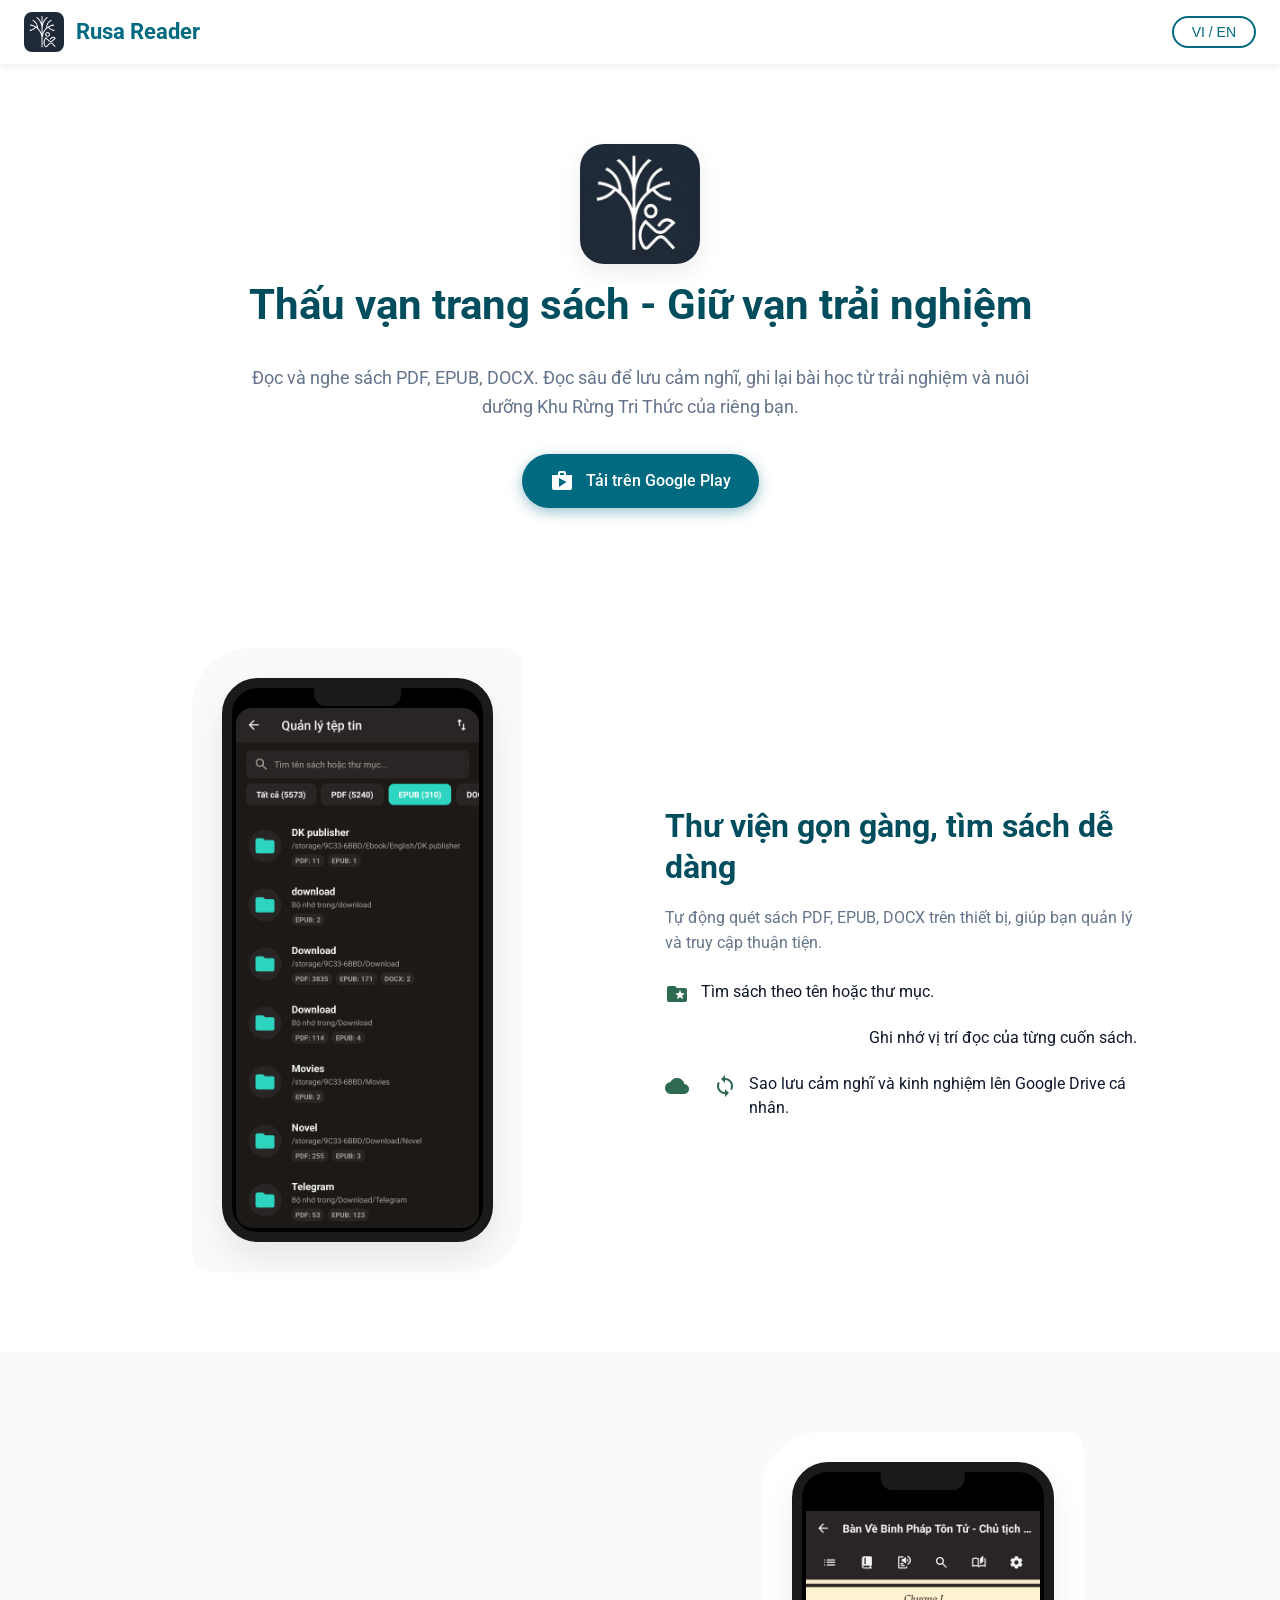
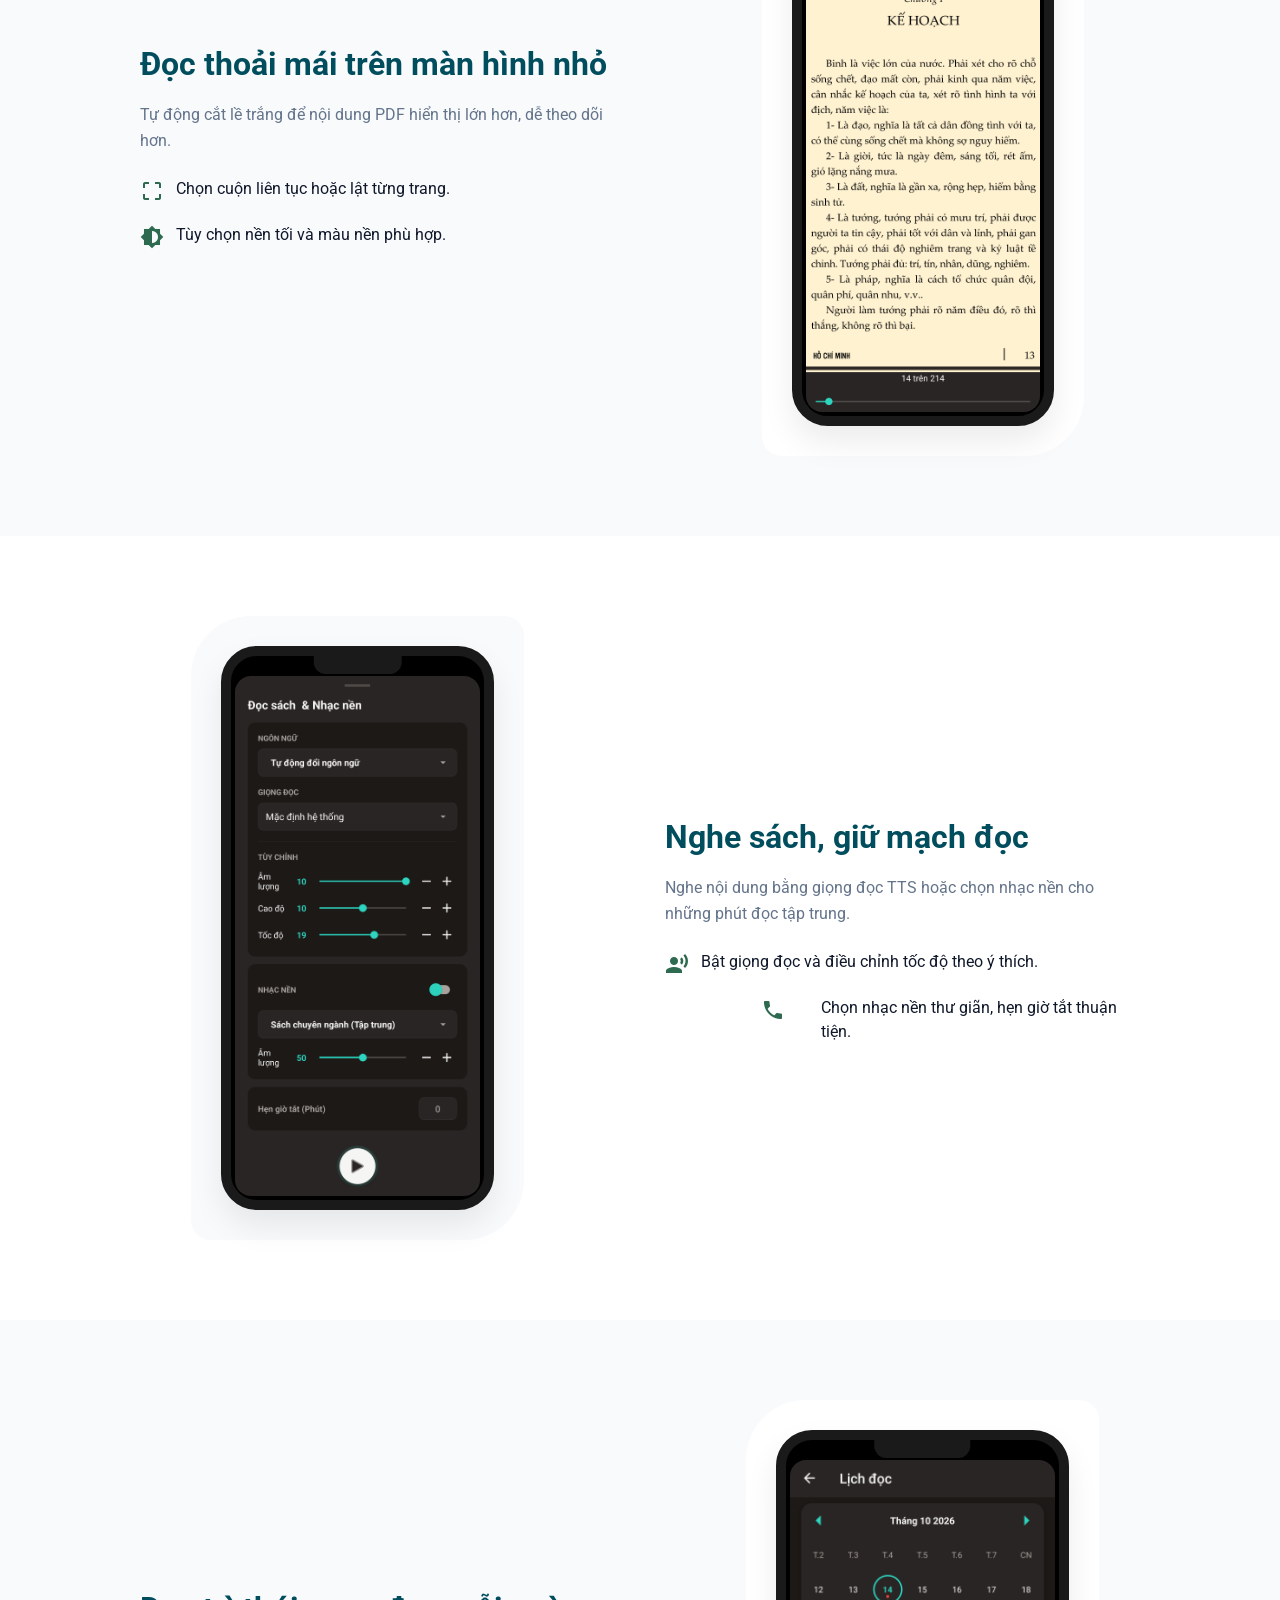
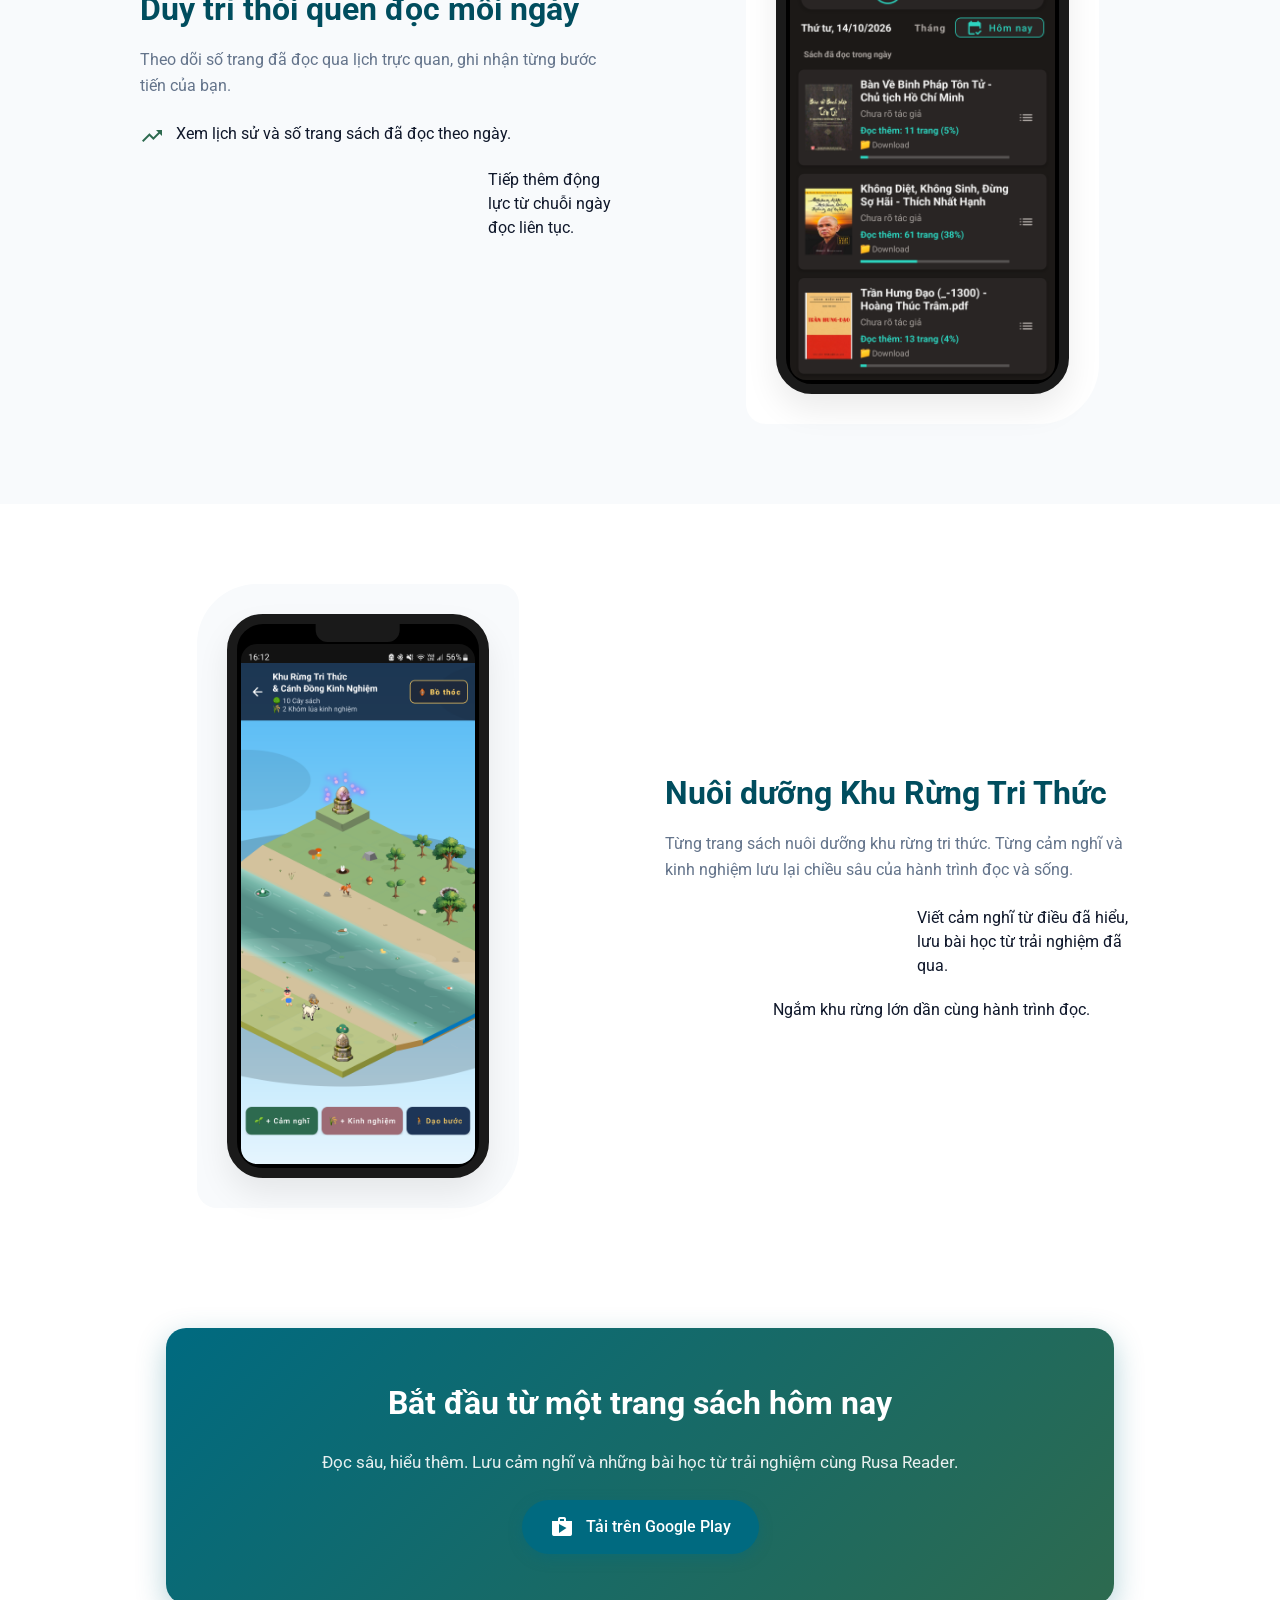
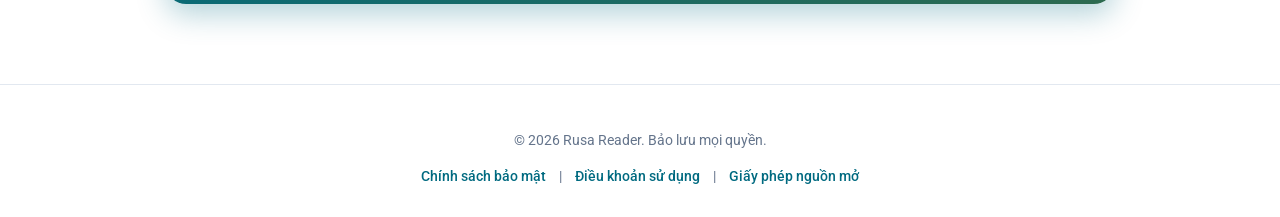
<file: index.html>
<!DOCTYPE html>
<html lang="vi">
<head>
    <meta charset="UTF-8">
    <meta name="viewport" content="width=device-width, initial-scale=1.0">
    <meta name="description" content="Đọc PDF, EPUB, DOCX với Rusa Reader. Nghe sách bằng TTS, lưu cảm nghĩ, ghi lại kinh nghiệm và nuôi dưỡng Khu Rừng Tri Thức qua từng trang sách.">
    <title>Rusa Reader - Thấu vạn trang sách - Giữ vạn trải nghiệm</title>
    <link rel="icon" type="image/png" href="logo.png">
    <link href="https://fonts.googleapis.com/css2?family=Roboto:wght@300;400;500;700&display=swap" rel="stylesheet">
    <link href="https://fonts.googleapis.com/icon?family=Material+Icons" rel="stylesheet">
    <link rel="stylesheet" href="style.css">
</head>
<body>
<div class="toolbar">
    <div class="toolbar-logo">
        <img src="logo.png" alt="Logo Rusa Reader">
        Rusa Reader
    </div>
    <div class="toolbar-actions">
        <button class="lang-btn" id="langToggle" onclick="toggleLanguage()">VI / EN</button>
    </div>
</div>

<section class="hero-section">
    <div class="hero-content">
        <img src="logo.png" alt="Rusa Reader" class="hero-logo">
        <h1 class="hero-slogan" data-i18n="slogan">Thấu vạn trang sách - Giữ vạn trải nghiệm</h1>
        <p class="hero-subtitle" data-i18n="hero_desc">Đọc và nghe sách PDF, EPUB, DOCX. Đọc sâu để lưu cảm nghĩ, ghi lại bài học từ trải nghiệm và nuôi dưỡng Khu Rừng Tri Thức của riêng bạn.</p>
        <a href="https://play.google.com/store/apps/details?id=com.lathedo.rusareader" class="playstore-btn" target="_blank" rel="noopener noreferrer">
            <i class="material-icons">shop</i>
            <span data-i18n="download">Tải trên Google Play</span>
        </a>
    </div>
</section>

<!-- Tính năng 1: Quản lý thư viện -->
<section class="feature-section bg-white">
    <div class="container-inner layout-zigzag">
        <div class="feature-visual">
            <div class="mockup-shape">
                <div class="device-frame">
                    <img src="folder.png" alt="Thư viện gọn gàng, tìm sách dễ dàng" title="Quản lý thư viện">
                </div>
            </div>
        </div>
        <div class="feature-text">
            <h2 class="feature-title" data-i18n="feat1_title">Thư viện gọn gàng, tìm sách dễ dàng</h2>
            <p class="feature-desc" data-i18n="feat1_desc">Tự động quét sách PDF, EPUB, DOCX trên thiết bị, giúp bạn quản lý và truy cập thuận tiện.</p>
            <ul class="feature-list mt-4">
                <li>
                    <i class="material-icons accent-icon">folder_special</i>
                    <span data-i18n="feat1_list1">Tìm sách theo tên hoặc thư mục.</span>
                </li>
                <li>
                    <i class="material-icons accent-icon">category</i>
                    <span data-i18n="feat1_list2">Ghi nhớ vị trí đọc của từng cuốn sách.</span>
                </li>
                <li>
                    <i class="material-icons accent-icon">cloud_sync</i>
                    <span data-i18n="feat1_list3">Sao lưu cảm nghĩ và kinh nghiệm lên Google Drive cá nhân.</span>
                </li>
            </ul>
        </div>
    </div>
</section>

<!-- Tính năng 2: Trải nghiệm đọc -->
<section class="feature-section bg-alt">
    <div class="container-inner layout-zigzag reverse">
        <div class="feature-visual">
            <div class="mockup-shape">
                <div class="device-frame">
                    <img src="filter.png" alt="Đọc thoải mái trên màn hình nhỏ" title="Trải nghiệm đọc">
                </div>
            </div>
        </div>
        <div class="feature-text">
            <h2 class="feature-title" data-i18n="feat2_title">Đọc thoải mái trên màn hình nhỏ</h2>
            <p class="feature-desc" data-i18n="feat2_desc">Tự động cắt lề trắng để nội dung PDF hiển thị lớn hơn, dễ theo dõi hơn.</p>
            <ul class="feature-list mt-4">
                <li>
                    <i class="material-icons accent-icon">crop_free</i>
                    <span data-i18n="feat2_list1">Chọn cuộn liên tục hoặc lật từng trang.</span>
                </li>
                <li>
                    <i class="material-icons accent-icon">brightness_6</i>
                    <span data-i18n="feat2_list2">Tùy chọn nền tối và màu nền phù hợp.</span>
                </li>
            </ul>
        </div>
    </div>
</section>

<!-- Tính năng 3: Nhạc nền và TTS -->
<section class="feature-section bg-white">
    <div class="container-inner layout-zigzag">
        <div class="feature-visual">
            <div class="mockup-shape">
                <div class="device-frame">
                    <img src="TTS.png" alt="Nghe sách, giữ mạch đọc" title="Giọng đọc và nhạc nền">
                </div>
            </div>
        </div>
        <div class="feature-text">
            <h2 class="feature-title" data-i18n="feat3_title">Nghe sách, giữ mạch đọc</h2>
            <p class="feature-desc" data-i18n="feat3_desc">Nghe nội dung bằng giọng đọc TTS hoặc chọn nhạc nền cho những phút đọc tập trung.</p>
            <ul class="feature-list mt-4">
                <li>
                    <i class="material-icons accent-icon">record_voice_over</i>
                    <span data-i18n="feat3_list1">Bật giọng đọc và điều chỉnh tốc độ theo ý thích.</span>
                </li>
                <li>
                    <i class="material-icons accent-icon">headphones</i>
                    <span data-i18n="feat3_list2">Chọn nhạc nền thư giãn, hẹn giờ tắt thuận tiện.</span>
                </li>
            </ul>
        </div>
    </div>
</section>

<!-- Tính năng 4: Lịch đọc -->
<section class="feature-section bg-alt">
    <div class="container-inner layout-zigzag reverse">
        <div class="feature-visual">
            <div class="mockup-shape">
                <div class="device-frame">
                    <img src="calendar.png" alt="Duy trì thói quen đọc mỗi ngày" title="Lịch đọc">
                </div>
            </div>
        </div>
        <div class="feature-text">
            <h2 class="feature-title" data-i18n="feat4_title">Duy trì thói quen đọc mỗi ngày</h2>
            <p class="feature-desc" data-i18n="feat4_desc">Theo dõi số trang đã đọc qua lịch trực quan, ghi nhận từng bước tiến của bạn.</p>
            <ul class="feature-list mt-4">
                <li>
                    <i class="material-icons accent-icon">trending_up</i>
                    <span data-i18n="feat4_list1">Xem lịch sử và số trang sách đã đọc theo ngày.</span>
                </li>
                <li>
                    <i class="material-icons accent-icon">calendar_month</i>
                    <span data-i18n="feat4_list2">Tiếp thêm động lực từ chuỗi ngày đọc liên tục.</span>
                </li>
            </ul>
        </div>
    </div>
</section>

<!-- Tính năng 5: Khu Rừng Tri Thức -->
<section class="feature-section bg-white">
    <div class="container-inner layout-zigzag">
        <div class="feature-visual">
            <div class="mockup-shape">
                <div class="device-frame">
                    <img src="forest.png" alt="Nuôi dưỡng Khu Rừng Tri Thức" title="Khu Rừng Tri Thức">
                </div>
            </div>
        </div>
        <div class="feature-text">
            <h2 class="feature-title" data-i18n="feat5_title">Nuôi dưỡng Khu Rừng Tri Thức</h2>
            <p class="feature-desc" data-i18n="feat5_desc">Từng trang sách nuôi dưỡng khu rừng tri thức. Từng cảm nghĩ và kinh nghiệm lưu lại chiều sâu của hành trình đọc và sống.</p>
            <ul class="feature-list mt-4">
                <li>
                    <i class="material-icons accent-icon">psychology</i>
                    <span data-i18n="feat5_list1">Viết cảm nghĩ từ điều đã hiểu, lưu bài học từ trải nghiệm đã qua.</span>
                </li>
                <li>
                    <i class="material-icons accent-icon">park</i>
                    <span data-i18n="feat5_list2">Ngắm khu rừng lớn dần cùng hành trình đọc.</span>
                </li>
            </ul>
        </div>
    </div>
</section>

<section class="cta-section">
    <div class="super__free">
        <h3 class="super__free-h3" data-i18n="free_title">Bắt đầu từ một trang sách hôm nay</h3>
        <p class="super__free-description" data-i18n="free_desc">Đọc sâu, hiểu thêm. Lưu cảm nghĩ và những bài học từ trải nghiệm cùng Rusa Reader.</p>
        <a href="https://play.google.com/store/apps/details?id=com.lathedo.rusareader" class="playstore-btn mt-4" target="_blank" rel="noopener noreferrer" style="margin-top: 24px; display: inline-flex;">
            <i class="material-icons">shop</i>
            <span data-i18n="download_cta">Tải trên Google Play</span>
        </a>
    </div>
</section>

<div class="footer">
    <p>&copy; 2026 Rusa Reader. Bảo lưu mọi quyền.</p>
    <a href="policy_vi.html" id="link-policy" data-i18n="policy">Chính sách bảo mật</a> |
    <a href="terms_vi.html" id="link-terms" data-i18n="terms">Điều khoản sử dụng</a> |
    <a href="licenses_vi.html" id="link-licenses" data-i18n="licenses">Giấy phép nguồn mở</a>
</div>

<script src="script.js"></script>
</body>
</html>
</file>
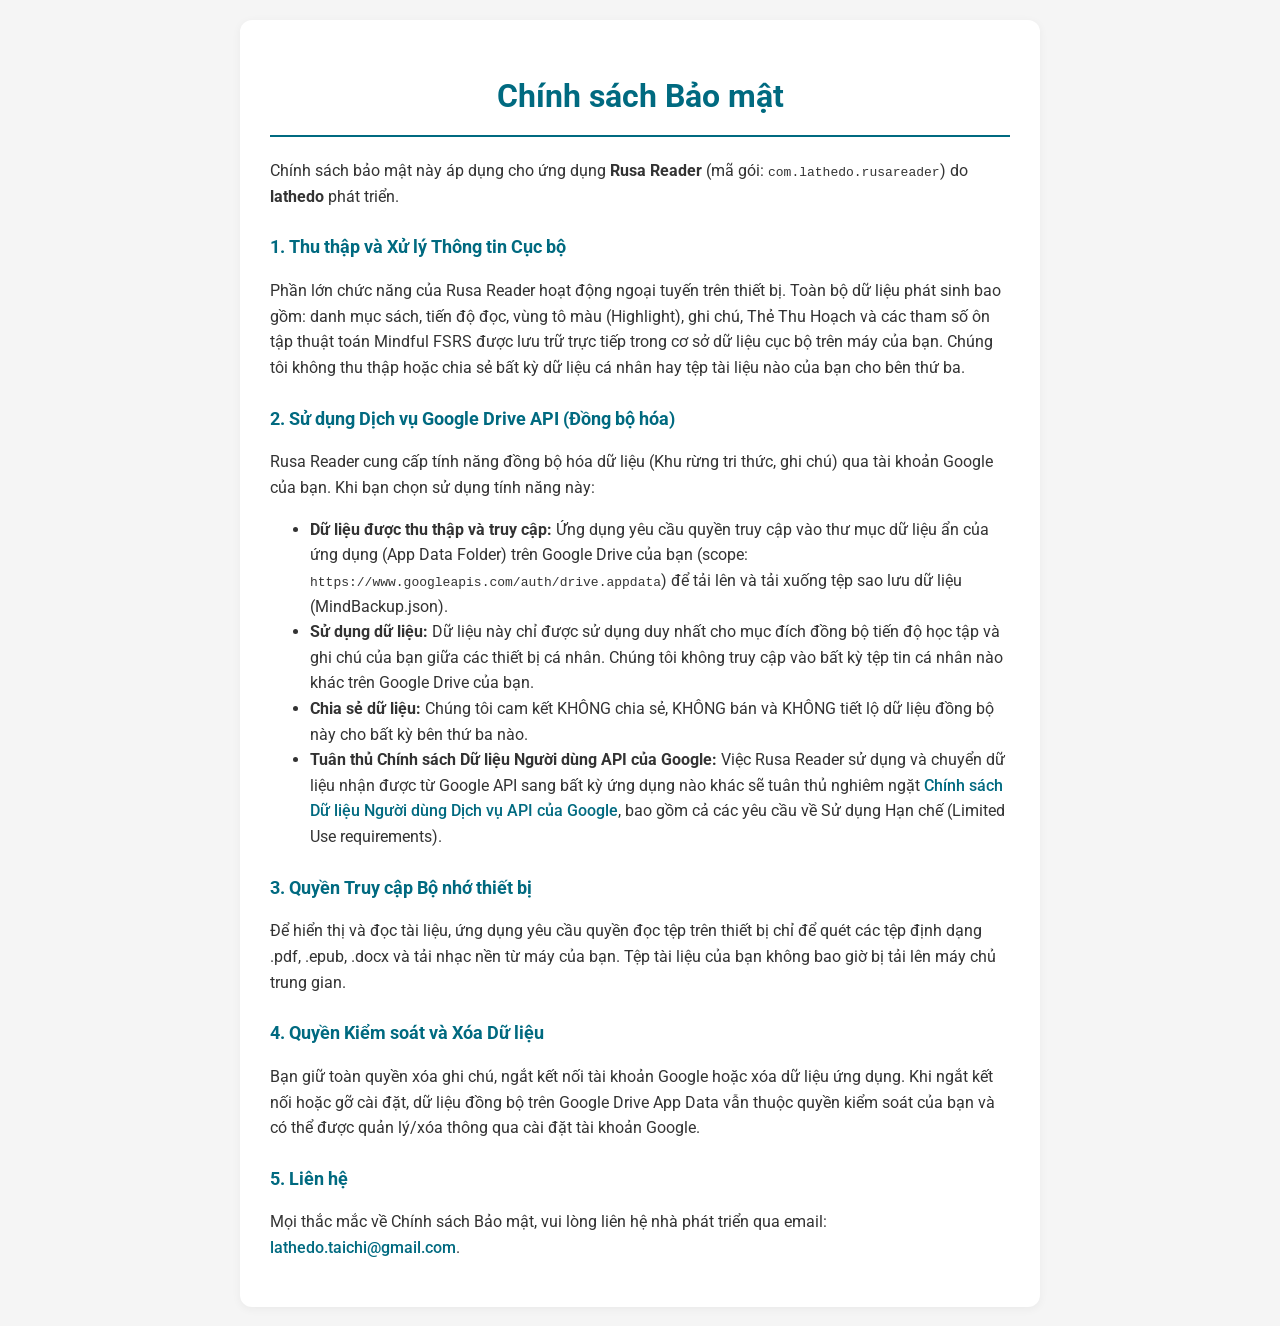
<file: policy_vi.html>
<!DOCTYPE html>
<html lang="vi">
<head>
    <meta charset="UTF-8">
    <meta name="viewport" content="width=device-width, initial-scale=1.0">
    <title>Chính sách Bảo mật - Rusa Reader</title>
    <link href="https://fonts.googleapis.com/css2?family=Roboto:wght@300;400;500;700&display=swap" rel="stylesheet">
    <style>
        :root { 
            --primary-color: #006A80; 
            --text-main: #333333; 
            --bg-light: #f5f5f5; 
            --card-bg: #ffffff; 
        }
        body { 
            font-family: 'Roboto', sans-serif; 
            margin: 0; 
            padding: 0; 
            background-color: var(--bg-light); 
            color: var(--text-main); 
            line-height: 1.6; 
        }
        .section-wrapper { 
            max-width: 800px; 
            margin: 0 auto; 
            padding: 20px; 
        }
        .content-card { 
            background: var(--card-bg); 
            border-radius: 12px; 
            padding: 30px; 
            box-shadow: 0 2px 10px rgba(0,0,0,0.05); 
        }
        h1 { 
            color: var(--primary-color); 
            text-align: center; 
            border-bottom: 2px solid var(--primary-color); 
            padding-bottom: 12px; 
        }
        h2 { 
            font-size: 18px; 
            margin-top: 24px; 
            color: var(--primary-color); 
        }
        a {
            color: var(--primary-color);
            text-decoration: none;
            font-weight: 500;
        }
        a:hover {
            text-decoration: underline;
        }
        @media (prefers-color-scheme: dark) {
            :root { 
                --bg-light: #121212; 
                --card-bg: #1e1e1e; 
                --text-main: #e0e0e0; 
                --primary-color: #38BDF8; 
            }
        }
    </style>
</head>
<body>
<div class="section-wrapper">
    <div class="content-card">
        <h1>Chính sách Bảo mật</h1>
        <p>Chính sách bảo mật này áp dụng cho ứng dụng <strong>Rusa Reader</strong> (mã gói: <code>com.lathedo.rusareader</code>) do <strong>lathedo</strong> phát triển.</p>

        <h2>1. Thu thập và Xử lý Thông tin Cục bộ</h2>
        <p>Phần lớn chức năng của Rusa Reader hoạt động ngoại tuyến trên thiết bị. Toàn bộ dữ liệu phát sinh bao gồm: danh mục sách, tiến độ đọc, vùng tô màu (Highlight), ghi chú, Thẻ Thu Hoạch và các tham số ôn tập thuật toán Mindful FSRS được lưu trữ trực tiếp trong cơ sở dữ liệu cục bộ trên máy của bạn. Chúng tôi không thu thập hoặc chia sẻ bất kỳ dữ liệu cá nhân hay tệp tài liệu nào của bạn cho bên thứ ba.</p>

        <h2>2. Sử dụng Dịch vụ Google Drive API (Đồng bộ hóa)</h2>
        <p>Rusa Reader cung cấp tính năng đồng bộ hóa dữ liệu (Khu rừng tri thức, ghi chú) qua tài khoản Google của bạn. Khi bạn chọn sử dụng tính năng này:</p>
        <ul>
            <li><strong>Dữ liệu được thu thập và truy cập:</strong> Ứng dụng yêu cầu quyền truy cập vào thư mục dữ liệu ẩn của ứng dụng (App Data Folder) trên Google Drive của bạn (scope: <code>https://www.googleapis.com/auth/drive.appdata</code>) để tải lên và tải xuống tệp sao lưu dữ liệu (MindBackup.json).</li>
            <li><strong>Sử dụng dữ liệu:</strong> Dữ liệu này chỉ được sử dụng duy nhất cho mục đích đồng bộ tiến độ học tập và ghi chú của bạn giữa các thiết bị cá nhân. Chúng tôi không truy cập vào bất kỳ tệp tin cá nhân nào khác trên Google Drive của bạn.</li>
            <li><strong>Chia sẻ dữ liệu:</strong> Chúng tôi cam kết KHÔNG chia sẻ, KHÔNG bán và KHÔNG tiết lộ dữ liệu đồng bộ này cho bất kỳ bên thứ ba nào.</li>
            <li><strong>Tuân thủ Chính sách Dữ liệu Người dùng API của Google:</strong> Việc Rusa Reader sử dụng và chuyển dữ liệu nhận được từ Google API sang bất kỳ ứng dụng nào khác sẽ tuân thủ nghiêm ngặt <a href="https://developers.google.com/terms/api-services-user-data-policy" target="_blank">Chính sách Dữ liệu Người dùng Dịch vụ API của Google</a>, bao gồm cả các yêu cầu về Sử dụng Hạn chế (Limited Use requirements).</li>
        </ul>

        <h2>3. Quyền Truy cập Bộ nhớ thiết bị</h2>
        <p>Để hiển thị và đọc tài liệu, ứng dụng yêu cầu quyền đọc tệp trên thiết bị chỉ để quét các tệp định dạng .pdf, .epub, .docx và tải nhạc nền từ máy của bạn. Tệp tài liệu của bạn không bao giờ bị tải lên máy chủ trung gian.</p>

        <h2>4. Quyền Kiểm soát và Xóa Dữ liệu</h2>
        <p>Bạn giữ toàn quyền xóa ghi chú, ngắt kết nối tài khoản Google hoặc xóa dữ liệu ứng dụng. Khi ngắt kết nối hoặc gỡ cài đặt, dữ liệu đồng bộ trên Google Drive App Data vẫn thuộc quyền kiểm soát của bạn và có thể được quản lý/xóa thông qua cài đặt tài khoản Google.</p>

        <h2>5. Liên hệ</h2>
        <p>Mọi thắc mắc về Chính sách Bảo mật, vui lòng liên hệ nhà phát triển qua email: <a href="mailto:lathedo.taichi@gmail.com">lathedo.taichi@gmail.com</a>.</p>
    </div>
</div>
</body>
</html>
</file>
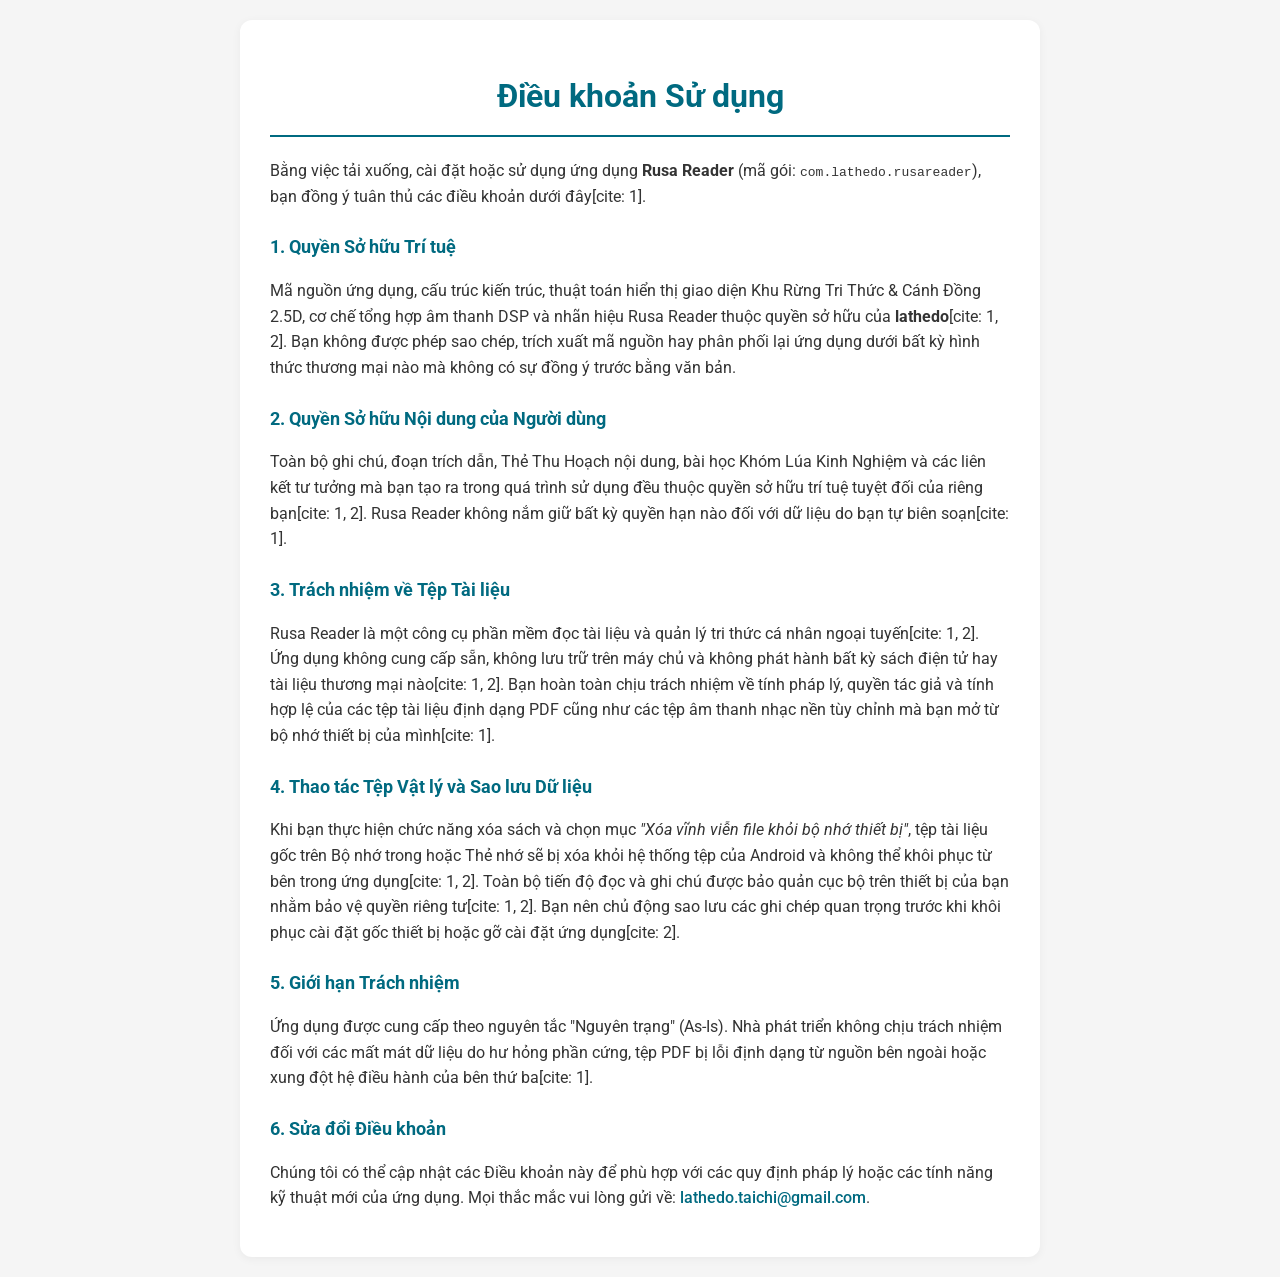
<file: terms_vi.html>
<!DOCTYPE html>
<html lang="vi">
<head>
    <meta charset="UTF-8">
    <meta name="viewport" content="width=device-width, initial-scale=1.0">
    <title>Điều khoản Sử dụng - Rusa Reader</title>
    <link href="https://fonts.googleapis.com/css2?family=Roboto:wght@300;400;500;700&display=swap" rel="stylesheet">
    <style>
        :root { 
            --primary-color: #006A80; 
            --text-main: #333333; 
            --bg-light: #f5f5f5; 
            --card-bg: #ffffff; 
        }
        body { 
            font-family: 'Roboto', sans-serif; 
            margin: 0; 
            padding: 0; 
            background-color: var(--bg-light); 
            color: var(--text-main); 
            line-height: 1.6; 
        }
        .section-wrapper { 
            max-width: 800px; 
            margin: 0 auto; 
            padding: 20px; 
        }
        .content-card { 
            background: var(--card-bg); 
            border-radius: 12px; 
            padding: 30px; 
            box-shadow: 0 2px 10px rgba(0,0,0,0.05); 
        }
        h1 { 
            color: var(--primary-color); 
            text-align: center; 
            border-bottom: 2px solid var(--primary-color); 
            padding-bottom: 12px; 
        }
        h2 { 
            font-size: 18px; 
            margin-top: 24px; 
            color: var(--primary-color); 
        }
        a {
            color: var(--primary-color);
            text-decoration: none;
            font-weight: 500;
        }
        a:hover {
            text-decoration: underline;
        }
        @media (prefers-color-scheme: dark) {
            :root { 
                --bg-light: #121212; 
                --card-bg: #1e1e1e; 
                --text-main: #e0e0e0; 
                --primary-color: #38BDF8; 
            }
        }
    </style>
</head>
<body>
<div class="section-wrapper">
    <div class="content-card">
        <h1>Điều khoản Sử dụng</h1>
        <p>Bằng việc tải xuống, cài đặt hoặc sử dụng ứng dụng <strong>Rusa Reader</strong> (mã gói: <code>com.lathedo.rusareader</code>), bạn đồng ý tuân thủ các điều khoản dưới đây[cite: 1].</p>

        <h2>1. Quyền Sở hữu Trí tuệ</h2>
        <p>Mã nguồn ứng dụng, cấu trúc kiến trúc, thuật toán hiển thị giao diện Khu Rừng Tri Thức & Cánh Đồng 2.5D, cơ chế tổng hợp âm thanh DSP và nhãn hiệu Rusa Reader thuộc quyền sở hữu của <strong>lathedo</strong>[cite: 1, 2]. Bạn không được phép sao chép, trích xuất mã nguồn hay phân phối lại ứng dụng dưới bất kỳ hình thức thương mại nào mà không có sự đồng ý trước bằng văn bản.</p>

        <h2>2. Quyền Sở hữu Nội dung của Người dùng</h2>
        <p>Toàn bộ ghi chú, đoạn trích dẫn, Thẻ Thu Hoạch nội dung, bài học Khóm Lúa Kinh Nghiệm và các liên kết tư tưởng mà bạn tạo ra trong quá trình sử dụng đều thuộc quyền sở hữu trí tuệ tuyệt đối của riêng bạn[cite: 1, 2]. Rusa Reader không nắm giữ bất kỳ quyền hạn nào đối với dữ liệu do bạn tự biên soạn[cite: 1].</p>

        <h2>3. Trách nhiệm về Tệp Tài liệu</h2>
        <p>Rusa Reader là một công cụ phần mềm đọc tài liệu và quản lý tri thức cá nhân ngoại tuyến[cite: 1, 2]. Ứng dụng không cung cấp sẵn, không lưu trữ trên máy chủ và không phát hành bất kỳ sách điện tử hay tài liệu thương mại nào[cite: 1, 2]. Bạn hoàn toàn chịu trách nhiệm về tính pháp lý, quyền tác giả và tính hợp lệ của các tệp tài liệu định dạng PDF cũng như các tệp âm thanh nhạc nền tùy chỉnh mà bạn mở từ bộ nhớ thiết bị của mình[cite: 1].</p>

        <h2>4. Thao tác Tệp Vật lý và Sao lưu Dữ liệu</h2>
        <p>Khi bạn thực hiện chức năng xóa sách và chọn mục <em>"Xóa vĩnh viễn file khỏi bộ nhớ thiết bị"</em>, tệp tài liệu gốc trên Bộ nhớ trong hoặc Thẻ nhớ sẽ bị xóa khỏi hệ thống tệp của Android và không thể khôi phục từ bên trong ứng dụng[cite: 1, 2]. Toàn bộ tiến độ đọc và ghi chú được bảo quản cục bộ trên thiết bị của bạn nhằm bảo vệ quyền riêng tư[cite: 1, 2]. Bạn nên chủ động sao lưu các ghi chép quan trọng trước khi khôi phục cài đặt gốc thiết bị hoặc gỡ cài đặt ứng dụng[cite: 2].</p>

        <h2>5. Giới hạn Trách nhiệm</h2>
        <p>Ứng dụng được cung cấp theo nguyên tắc "Nguyên trạng" (As-Is). Nhà phát triển không chịu trách nhiệm đối với các mất mát dữ liệu do hư hỏng phần cứng, tệp PDF bị lỗi định dạng từ nguồn bên ngoài hoặc xung đột hệ điều hành của bên thứ ba[cite: 1].</p>

        <h2>6. Sửa đổi Điều khoản</h2>
        <p>Chúng tôi có thể cập nhật các Điều khoản này để phù hợp với các quy định pháp lý hoặc các tính năng kỹ thuật mới của ứng dụng. Mọi thắc mắc vui lòng gửi về: <a href="mailto:lathedo.taichi@gmail.com">lathedo.taichi@gmail.com</a>.</p>
    </div>
</div>
</body>
</html>
</file>
<file: style.css>
/* --- Hệ thống Biến số Màu sắc (Chỉ Chế độ Sáng) --- */
:root {
    --primary-color: #006A80;
    --primary-dark: #004D5E;
    --accent-color: #2D6A4F; 
    --cta-color: #006A80;
    --cta-hover: #004D5E;
    
    /* Màu nền & Chữ */
    --text-main: #0F172A;
    --text-light: #64748B;
    --bg-white: #FFFFFF;
    --section-bg-alt: #F8FAFC;
    --toolbar-bg: #FFFFFF;
    --card-bg: #FFFFFF;
    --border-color: #E2E8F0;
    --shadow-color: rgba(0, 0, 0, 0.08);
}

body {
    font-family: 'Roboto', sans-serif;
    margin: 0;
    padding: 0;
    background-color: var(--bg-white);
    color: var(--text-main);
    padding-top: 64px;
    line-height: 1.6;
}

/* --- Thanh điều hướng Toolbar --- */
.toolbar {
    position: fixed;
    top: 0;
    left: 0;
    width: 100%;
    height: 64px;
    background-color: var(--toolbar-bg);
    box-shadow: 0 2px 8px var(--shadow-color);
    display: flex;
    justify-content: space-between;
    align-items: center;
    padding: 0 24px;
    box-sizing: border-box;
    z-index: 1000;
}

.toolbar-logo {
    display: flex;
    align-items: center;
    gap: 12px;
    font-weight: 700;
    font-size: 22px;
    color: var(--primary-color);
}

.toolbar-logo img {
    height: 40px;
    width: auto;
    border-radius: 8px;
}

.toolbar-actions {
    display: flex;
    align-items: center;
    gap: 12px;
}

/* Nút chuyển đổi ngôn ngữ */
.lang-btn {
    background-color: transparent;
    border: 2px solid var(--primary-color);
    color: var(--primary-color);
    padding: 6px 18px;
    border-radius: 24px;
    cursor: pointer;
    font-weight: 500;
    font-size: 14px;
    transition: all 0.3s ease;
}

.lang-btn:hover {
    background-color: var(--primary-color);
    color: #FFFFFF;
}

/* --- Hero Section --- */
.hero-section {
    text-align: center;
    padding: 80px 20px 60px;
    background-color: var(--bg-white);
}

.hero-content {
    max-width: 800px;
    margin: 0 auto;
    display: flex;
    flex-direction: column;
    align-items: center;
}

.hero-logo {
    width: 120px;
    margin-bottom: 16px;
    border-radius: 24px;
    box-shadow: 0 8px 24px var(--shadow-color);
}

.hero-slogan {
    font-size: 42px;
    font-weight: 700;
    margin: 0 0 16px 0;
    color: var(--primary-dark);
    line-height: 1.2;
}

.hero-subtitle {
    font-size: 18px;
    color: var(--text-light);
    margin-bottom: 32px;
    line-height: 1.6;
}

/* Nút tải Google Play Store */
.playstore-btn {
    display: inline-flex;
    align-items: center;
    gap: 12px;
    background-color: var(--cta-color);
    color: #FFFFFF;
    padding: 14px 28px;
    border-radius: 28px;
    text-decoration: none;
    font-weight: 500;
    font-size: 16px;
    box-shadow: 0 4px 14px rgba(0, 106, 128, 0.4);
    transition: all 0.3s cubic-bezier(0.25, 0.8, 0.25, 1);
}

.playstore-btn:hover {
    background-color: var(--cta-hover);
    box-shadow: 0 6px 20px rgba(0, 106, 128, 0.6);
    transform: translateY(-2px);
}

/* --- Khung tính năng Bố cục Zig-Zag --- */
.feature-section {
    padding: 80px 20px;
}

.bg-white { background-color: var(--bg-white); }
.bg-alt { background-color: var(--section-bg-alt); }

.container-inner {
    max-width: 1040px;
    margin: 0 auto;
    display: flex;
    flex-direction: column;
    align-items: center;
    gap: 50px;
}

@media (min-width: 800px) {
    .container-inner.layout-zigzag {
        flex-direction: row;
        justify-content: space-between;
        align-items: center;
    }
    .container-inner.reverse {
        flex-direction: row-reverse;
    }
    .feature-visual {
        flex: 1;
        display: flex;
        justify-content: center;
    }
    .feature-text {
        flex: 1;
        padding: 0 20px;
    }
}

/* --- Khung Mockup Thiết bị (Mặc định cho Desktop) --- */
.mockup-shape {
    background: var(--section-bg-alt);
    border-radius: 60px 20px 60px 20px;
    padding: 30px;
    display: inline-flex;
    justify-content: center;
}

.bg-alt .mockup-shape {
    background: var(--bg-white);
}

.device-frame {
    border: 10px solid #1A1A1A;
    border-radius: 36px;
    box-shadow: inset 0 0 0 4px #000000, 0 16px 32px var(--shadow-color);
    background: #000000;
    display: inline-block;
    position: relative;
    line-height: 0;
    padding-top: 20px; 
    padding-bottom: 4px; 
}

.device-frame::before {
    content: '';
    position: absolute;
    top: 0;
    left: 50%;
    transform: translateX(-50%);
    width: 35%; 
    height: 18px; 
    background: #1A1A1A;
    border-bottom-left-radius: 12px;
    border-bottom-right-radius: 12px;
    z-index: 10;
}

.device-frame img {
    max-height: 520px;
    width: auto;
    display: block;
    border-radius: 16px; 
    margin: 0 4px; 
}

/* ========================================================= */
/* --- RESPONSIVE LÀM ẢNH TO VÀ CĂN GIỮA TRÊN ĐIỆN THOẠI --- */
/* ========================================================= */
@media (max-width: 799px) {
    .feature-section {
        padding: 60px 16px;
    }
    .container-inner {
        gap: 32px;
    }
    /* Đảm bảo TẤT CẢ hình ảnh đều được căn giữa trên thiết bị di động */
    .feature-visual {
        display: flex;
        justify-content: center;
        align-items: center;
        flex-wrap: wrap; 
        gap: 16px !important;
        width: 100%;
    }
    /* Ép khối đệm mỏng lại để giải phóng không gian cho ảnh */
    .mockup-shape {
        padding: 16px; 
        border-radius: 30px 10px 30px 10px;
    }
    .device-frame {
        border-width: 6px; 
        padding-top: 14px;
        border-radius: 24px;
    }
    .device-frame::before {
        height: 12px;
    }
    /* Tăng chiều cao ảnh tỷ lệ với màn hình (65% màn hình) */
    .device-frame img {
        max-height: 65vh; 
        max-width: 100%; 
        border-radius: 10px;
        margin: 0 2px;
    }
}

@media (max-width: 480px) {
    .mockup-shape {
        padding: 12px;
    }
    /* Trên điện thoại dọc, ảnh có thể cao tới 70% màn hình để dễ nhìn */
    .device-frame img {
        max-height: 70vh; 
    }
    
    /* Thiết lập riêng để 2 ảnh ở Tính năng 1 to và rõ ràng, không bị méo */
    .feature-visual {
        flex-direction: row; 
        justify-content: center;
    }
    .feature-visual .mockup-shape {
        flex: 1; /* Chiếm đều 50% bề ngang cho mỗi ảnh nếu có nhiều hơn 1 */
        min-width: 130px; /* Tránh ảnh bị bóp méo, nếu màn quá nhỏ sẽ tự rớt xuống để đứng 1 mình */
    }
    
    .hero-slogan {
        font-size: 32px;
    }
    .feature-title {
        font-size: 26px;
    }
}
/* ========================================================= */

/* --- Typography Chi tiết Tính năng --- */
.feature-title {
    font-size: 32px;
    font-weight: 700;
    color: var(--primary-dark);
    margin-bottom: 16px;
    line-height: 1.3;
}

.feature-desc {
    font-size: 16px;
    color: var(--text-light);
    margin-bottom: 24px;
    line-height: 1.6;
}

.mt-4 { margin-top: 24px; }
.feature-list { list-style: none; padding: 0; margin: 0; }
.feature-list li { display: flex; align-items: flex-start; gap: 12px; margin-bottom: 20px; line-height: 1.5; }
.accent-icon { color: var(--accent-color); font-size: 24px; margin-top: 2px; }

/* --- Kêu gọi hành động (CTA Section) --- */
.cta-section {
    padding: 40px 20px 80px;
    background-color: var(--bg-white);
}

.super__free {
    max-width: 900px;
    margin: 0 auto;
    background: linear-gradient(135deg, var(--primary-color), var(--accent-color));
    color: #FFFFFF;
    padding: 50px 24px;
    border-radius: 20px;
    text-align: center;
    box-shadow: 0 10px 30px rgba(0, 106, 128, 0.3);
}

.super__free-h3 {
    font-size: 32px;
    margin: 0 0 20px 0;
}

.super__free-description {
    font-size: 17px;
    line-height: 1.6;
    max-width: 650px;
    margin: 0 auto;
    opacity: 0.9;
}

/* --- Chân trang (Footer) --- */
.footer {
    text-align: center;
    padding: 30px 20px;
    border-top: 1px solid var(--border-color);
    font-size: 14px;
    color: var(--text-light);
    background-color: var(--bg-white);
}

.footer a {
    color: var(--primary-color);
    text-decoration: none;
    margin: 0 10px;
    font-weight: 500;
    transition: color 0.2s;
}

.footer a:hover {
    color: var(--accent-color);
}
</file>
